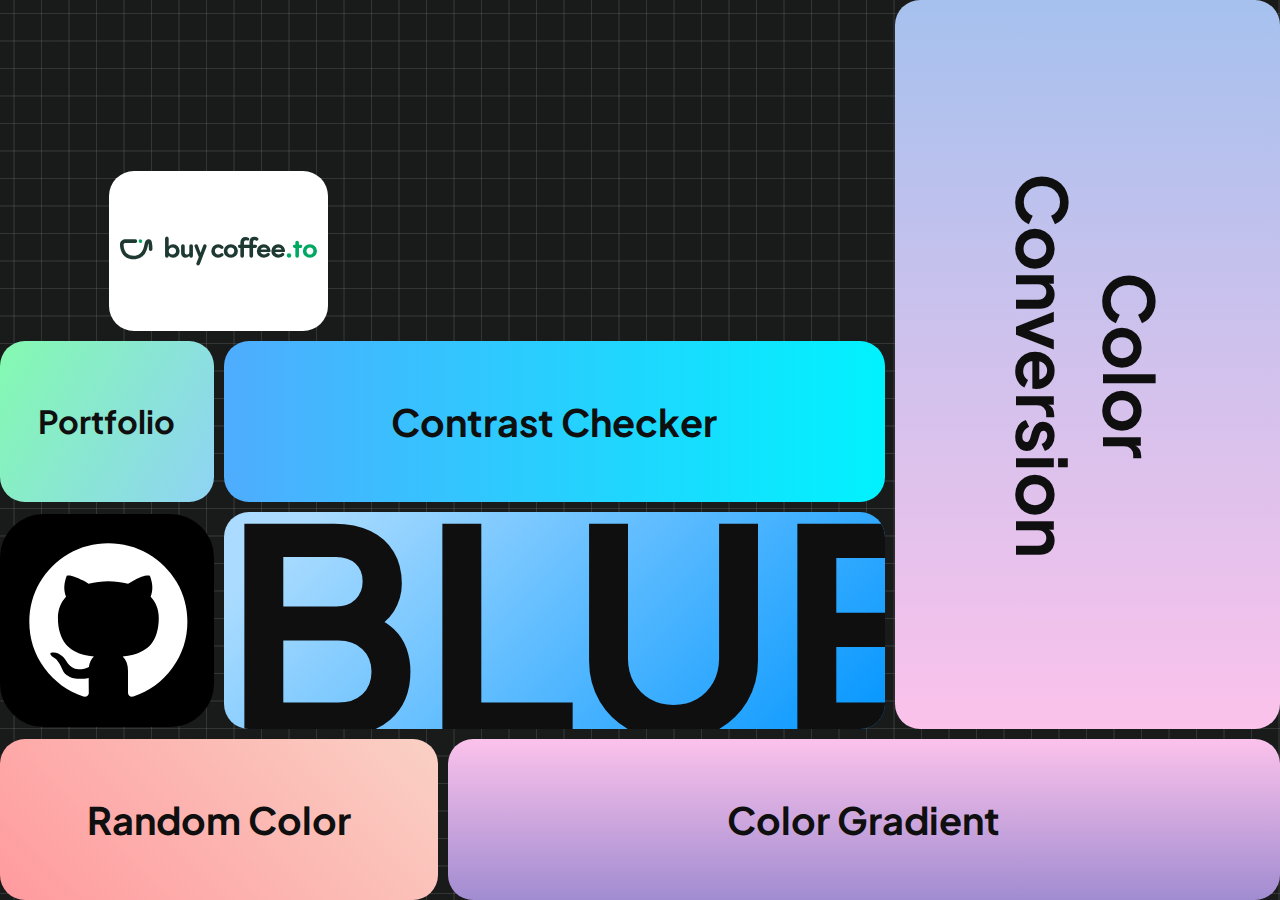
<file: index.html>
<!DOCTYPE html>
<html lang="en">

<head>
    <meta charset="UTF-8">
    <meta name="viewport" content="width=device-width, initial-scale=1.0">
    <title>Colors</title>
    <meta name="description" content="This is... Colors! What can I say more? Try this">
    <link rel="icon" type="image/x-icon" href="./img/Icon.png">
    <link rel="stylesheet" href="./styles/css/style.css">
</head>

<body>
    <button class="name">
        <span>BLUEWHITE0DEV</span>
    </button>
    <a accesskey="1" class="random" href="./random.html"><button><span>Random Color</span></button></a>
    <a accesskey="2" class="gradient" href="./gradient.html"><button><span>Color Gradient</span></button></a>
    <a accesskey="3" class="conversion" href="./todo.html"><button><span>Color Conversion</span></button></a>
    <a accesskey="4" class="portfolio" href="./todo.html"><button><span>Portfolio</span></button></a>
    <a accesskey="5" class="contrast" href="./contrast.html"><button><span>Contrast Checker</span></button></a>
    <a accesskey="6" aria-label="Github link" target="_blank" class="github"
        href="https://github.com/BlueWhite0dev"><img src="./img/github-icon.svg" alt=""></a>
    <a accesskey="7" aria-label="BuyCoffee link" target="_blank" class="buycoffee"
        href="https://buycoffee.to/bluewhite"><img src="./img/buycoffee.svg" alt=""></a>
</body>

</html>
</file>
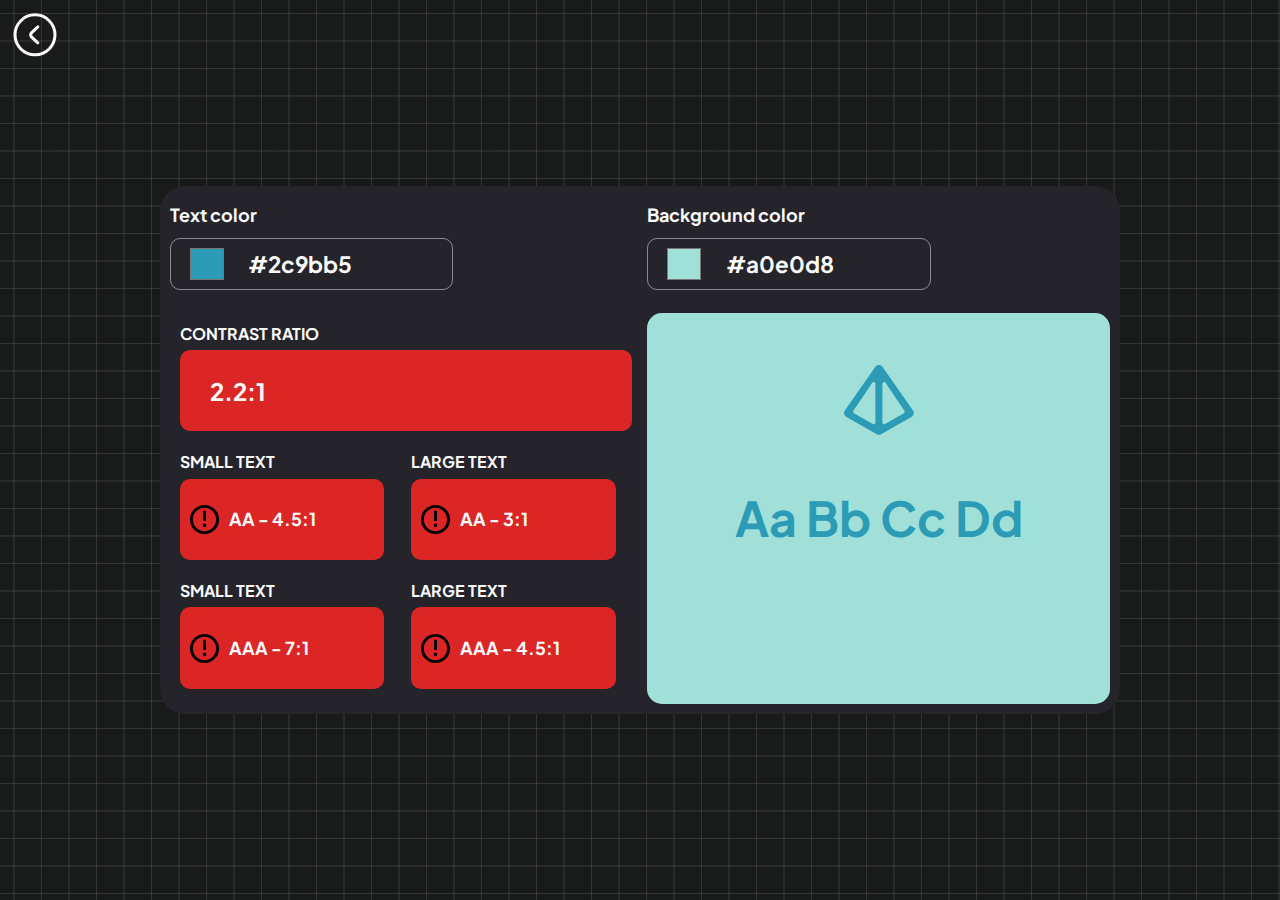
<file: contrast.html>
<!DOCTYPE html>
<html lang="en">

<head>
    <meta charset="UTF-8">
    <meta name="viewport" content="width=device-width, initial-scale=1.0">
    <title>Colors</title>
    <meta name="description" content="This is... Colors! What can I say more? Try this">
    <link rel="icon" type="image/x-icon" href="./img/Icon.png">
    <link rel="stylesheet" href="./styles/css/contrast.css">
</head>

<body>
    <a href="./index.html" class="return">
        <img src="./img/left-arrow.svg" alt="<">
    </a>
    <div class="card">
        <div class="content">
            <div class="colors_card text">
                <span>Text color</span>
                <div class="box">
                    <input type="color" name="text_c" aria-label="color">
                    <input type="text" name="text" aria-label="hex" maxlength="7" placeholder="#000000">
                </div>
            </div>
            <div class="colors_card background">
                <span>Background color</span>
                <div class="box">
                    <input type="color" name="bg_c" aria-label="color">
                    <input type="text" name="bg" aria-label="hex" maxlength="7" placeholder="#FFFFFF">
                </div>
            </div>

            <div class="contrast_card">
                <div class="box">
                    <span>CONTRAST RATIO</span>
                    <div class="bg accesibility">
                        <img src="" alt="">
                        <span></span>
                    </div>
                </div>

                <div class="box">
                    <span>SMALL TEXT</span>
                    <div class="bg accesibility">
                        <img src="" alt="">
                        <span>AA - 4.5:1</span>
                    </div>
                </div>

                <div class="box">
                    <span>LARGE TEXT</span>
                    <div class="bg accesibility">
                        <img src="" alt="">
                        <span>AA - 3:1</span>
                    </div>
                </div>

                <div class="box">
                    <span>SMALL TEXT</span>
                    <div class="bg accesibility">
                        <img src="" alt="">
                        <span>AAA - 7:1</span>
                    </div>
                </div>

                <div class="box">
                    <span>LARGE TEXT</span>
                    <div class="bg accesibility">
                        <img src="" alt="">
                        <span>AAA - 4.5:1</span>
                    </div>
                </div>
            </div>
            <div class="result_card">
                <svg viewBox="0 0 20 20" version="1.1" xmlns="http://www.w3.org/2000/svg"
                    xmlns:xlink="http://www.w3.org/1999/xlink">
                    <g stroke="none" stroke-width="1" fill="none" fill-rule="evenodd">
                        <g transform="translate(-60.000000, -4559.000000)" fill="#000000">
                            <g transform="translate(56.000000, 160.000000)">
                                <path
                                    d="M6.70247571,4412.07175 L12.0994757,4404.08575 C12.3864757,4403.69975 13.0004757,4403.90275 13.0004757,4404.38375 L13.0004757,4415.43475 C13.0004757,4415.82075 12.5804757,4416.06175 12.2474757,4415.86675 L6.85047571,4412.80175 C6.59347571,4412.65075 6.52447571,4412.31075 6.70247571,4412.07175 L6.70247571,4412.07175 Z M21.1494757,4412.80175 L15.7534757,4415.86675 C15.4194757,4416.06175 15.0004757,4415.82075 15.0004757,4415.43475 L15.0004757,4404.38375 C15.0004757,4403.90275 15.6134757,4403.69975 15.9014757,4404.08575 L21.2984757,4412.07175 C21.4754757,4412.31075 21.4064757,4412.65075 21.1494757,4412.80175 L21.1494757,4412.80175 Z M15.0004757,4399.52575 L15.0004757,4399.52575 C14.5184757,4398.82475 13.4824757,4398.82475 13.0004757,4399.52575 L13.0004757,4399.52575 L4.24047571,4412.02975 C3.80847571,4412.60975 3.97647571,4413.43575 4.60047571,4413.80175 L13.0004757,4418.62575 L13.4234757,4418.85375 C13.7834757,4419.04775 14.2164757,4419.04775 14.5764757,4418.85375 L15.0004757,4418.62575 L23.4004757,4413.80175 C24.0234757,4413.43575 24.1914757,4412.60975 23.7604757,4412.02975 L15.0004757,4399.52575 Z">

                                </path>
                            </g>
                        </g>
                    </g>
                </svg>
                <span class="large">Aa Bb Cc Dd</span>
                <span class="small quote"></span>
                <span class="small author"></span>
            </div>
        </div>
    </div>
</body>
<script src="./script/calc_contrast.js"></script>
<script src="./script/notifications.js"></script>

</html>
</file>
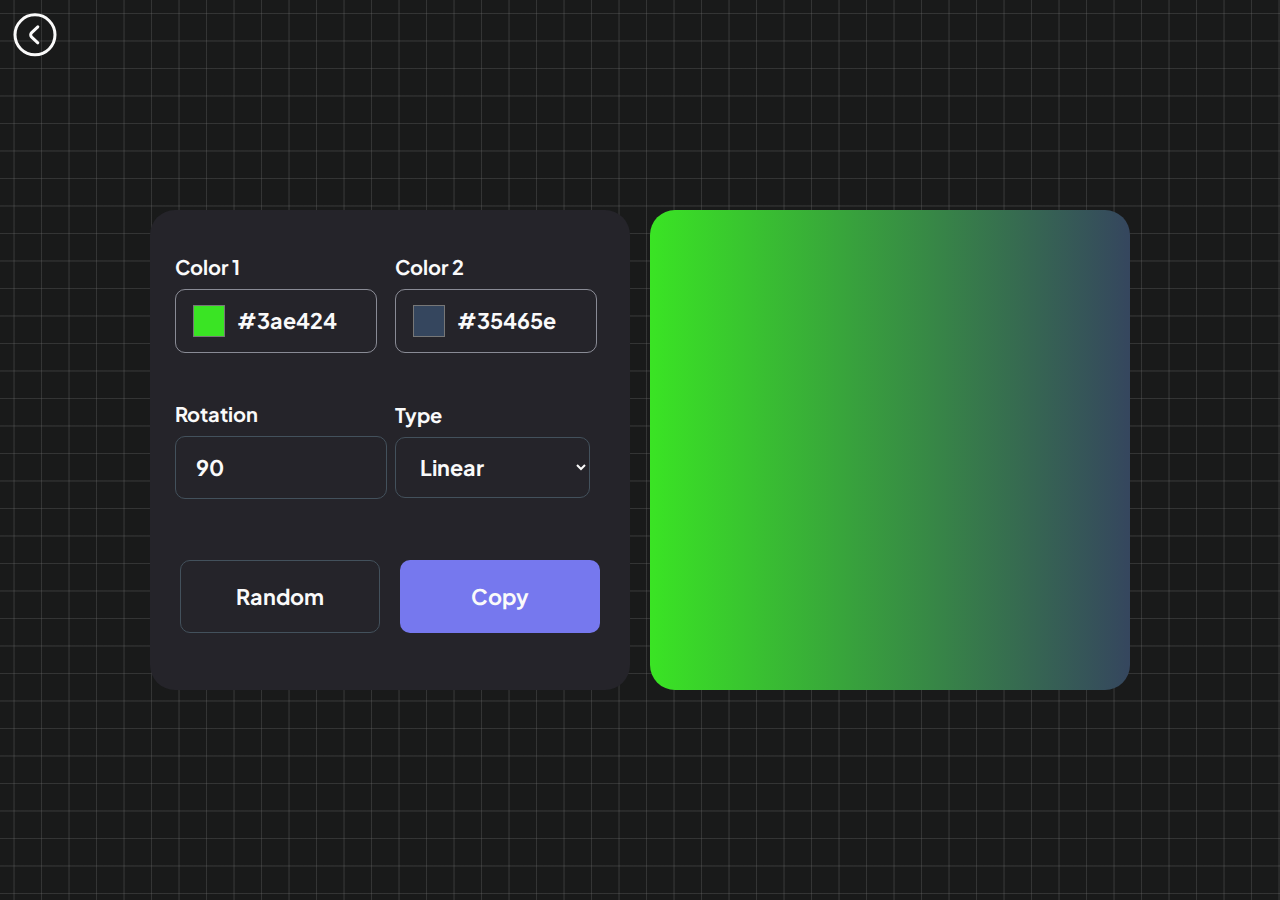
<file: gradient.html>
<!DOCTYPE html>
<html lang="en">

<head>
    <meta charset="UTF-8">
    <meta name="viewport" content="width=device-width, initial-scale=1.0">
    <title>Colors</title>
    <meta name="description" content="This is... Colors! What can I say more? Try this">
    <link rel="icon" type="image/x-icon" href="./img/Icon.png">
    <link rel="stylesheet" href="./styles/css/gradient.css">
</head>

<body>
    <a href="./index.html" class="return">
        <img src="./img/left-arrow.svg" alt="<">
    </a>
    <form>
        <label for="color" class="color">
            <span>Color 1</span>
            <div class="container">
                <input type="color" name="first" aria-label="color">
                <input type="text" name="first" aria-label="hex" maxlength="7" placeholder="#000000">
            </div>
        </label>
        <label for="color" class="color">
            <span>Color 2</span>
            <div class="container">
                <input type="color" name="second" aria-label="color">
                <input type="text" name="second" aria-label="hex" maxlength="7" placeholder="#FFFFFF">
            </div>
        </label>
        <label for="rotation" class="rotation">
            <span>Rotation</span>
            <input type="number" name="" min="0" max="360" value="90">
        </label>
        <label for="type" class="type">
            <span>Type</span>
            <select name="">
                <option value="Linear" selected>Linear</option>
                <option value="Radial">Radial</option>
            </select>
        </label>
        <button accesskey="1" type="button" class="generate">Random</button>
        <button accesskey="2" type="button" class="copy">Copy</button>
    </form>
    <div class="gradient">
    </div>
</body>
<script src="./script/gradient_color.js"></script>
<script src="./script/notifications.js"></script>

</html>
</file>
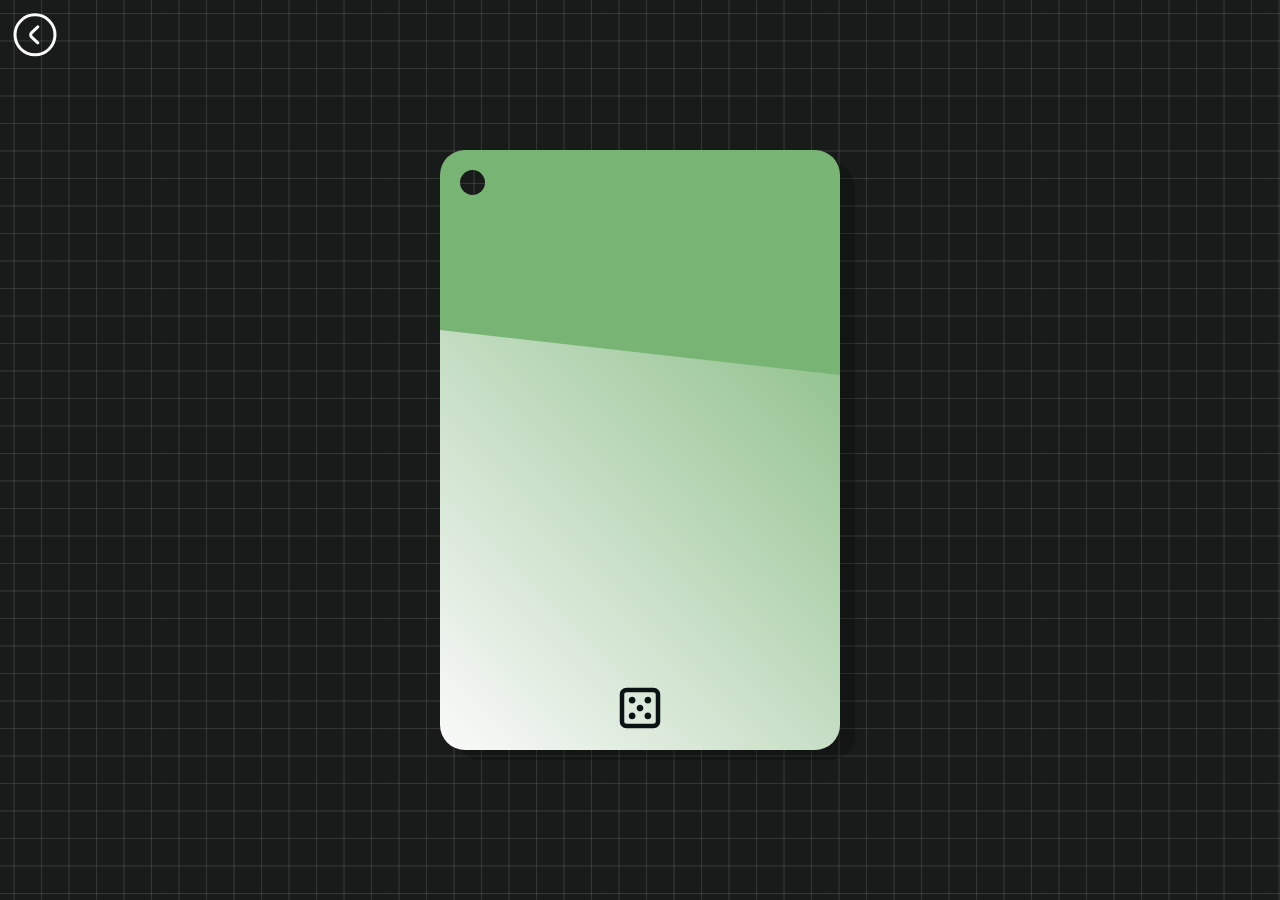
<file: random.html>
<!DOCTYPE html>
<html lang="en">

<head>
    <meta charset="UTF-8">
    <meta name="viewport" content="width=device-width, initial-scale=1.0">
    <title>Colors</title>
    <meta name="description" content="This is... Colors! What can I say more? Try this">
    <link rel="icon" type="image/x-icon" href="./img/Icon.png">
    <link rel="stylesheet" href="./styles/css/random.css">
</head>

<body>
    <a href="./index.html" class="return">
        <img src="./img/left-arrow.svg" alt="<">
    </a>
    <div class="card">
        <div class="header">
            <div class="dot"></div>
        </div>
        <div class="main">
            <button accesskey="1" onclick="copyToClipboard(0)" class="name">
                <span></span>
            </button>

            <button accesskey="2" onclick="copyToClipboard(1)" class="hex">
                <span></span>
            </button>
            <button accesskey="3" onclick="copyToClipboard(2)" class="rgb">
                <span></span>
            </button>
            <button accesskey="4" onclick="copyToClipboard(3)" class="hsl">
                <span></span>
            </button>
            <button accesskey="5" onclick="copyToClipboard(4)" class="hsv">
                <span></span>
            </button>
            <button accesskey="6" onclick="copyToClipboard(5)" class="cmyk">
                <span></span>
            </button>
        </div>
        <div class="footer">
            <button accesskey="7" aria-label="Generate" class="generate">
                <svg width="800px" height="800px" viewBox="0 0 24 24" fill="none" xmlns="http://www.w3.org/2000/svg">
                    <path fill-rule="evenodd" clip-rule="evenodd"
                        d="M5 6C5 5.44772 5.44772 5 6 5H18C18.5523 5 19 5.44772 19 6V18C19 18.5523 18.5523 19 18 19H6C5.44772 19 5 18.5523 5 18V6ZM6 3C4.34315 3 3 4.34315 3 6V18C3 19.6569 4.34315 21 6 21H18C19.6569 21 21 19.6569 21 18V6C21 4.34315 19.6569 3 18 3H6ZM10 8.5C10 9.32843 9.32843 10 8.5 10C7.67157 10 7 9.32843 7 8.5C7 7.67157 7.67157 7 8.5 7C9.32843 7 10 7.67157 10 8.5ZM13.5 12.0001C13.5 12.8285 12.8284 13.5001 12 13.5001C11.1716 13.5001 10.5 12.8285 10.5 12.0001C10.5 11.1716 11.1716 10.5001 12 10.5001C12.8284 10.5001 13.5 11.1716 13.5 12.0001ZM15.5 10C16.3284 10 17 9.32843 17 8.5C17 7.67157 16.3284 7 15.5 7C14.6716 7 14 7.67157 14 8.5C14 9.32843 14.6716 10 15.5 10ZM17 15.5C17 16.3284 16.3284 17 15.5 17C14.6716 17 14 16.3284 14 15.5C14 14.6716 14.6716 14 15.5 14C16.3284 14 17 14.6716 17 15.5ZM8.5 17C9.32843 17 10 16.3284 10 15.5C10 14.6716 9.32843 14 8.5 14C7.67157 14 7 14.6716 7 15.5C7 16.3284 7.67157 17 8.5 17Z"
                        fill="#000000" />
                </svg>
            </button>
        </div>
    </div>

</body>
<script src="./script/generate_color.js"></script>
<script src="./script/notifications.js"></script>

</html>
</file>
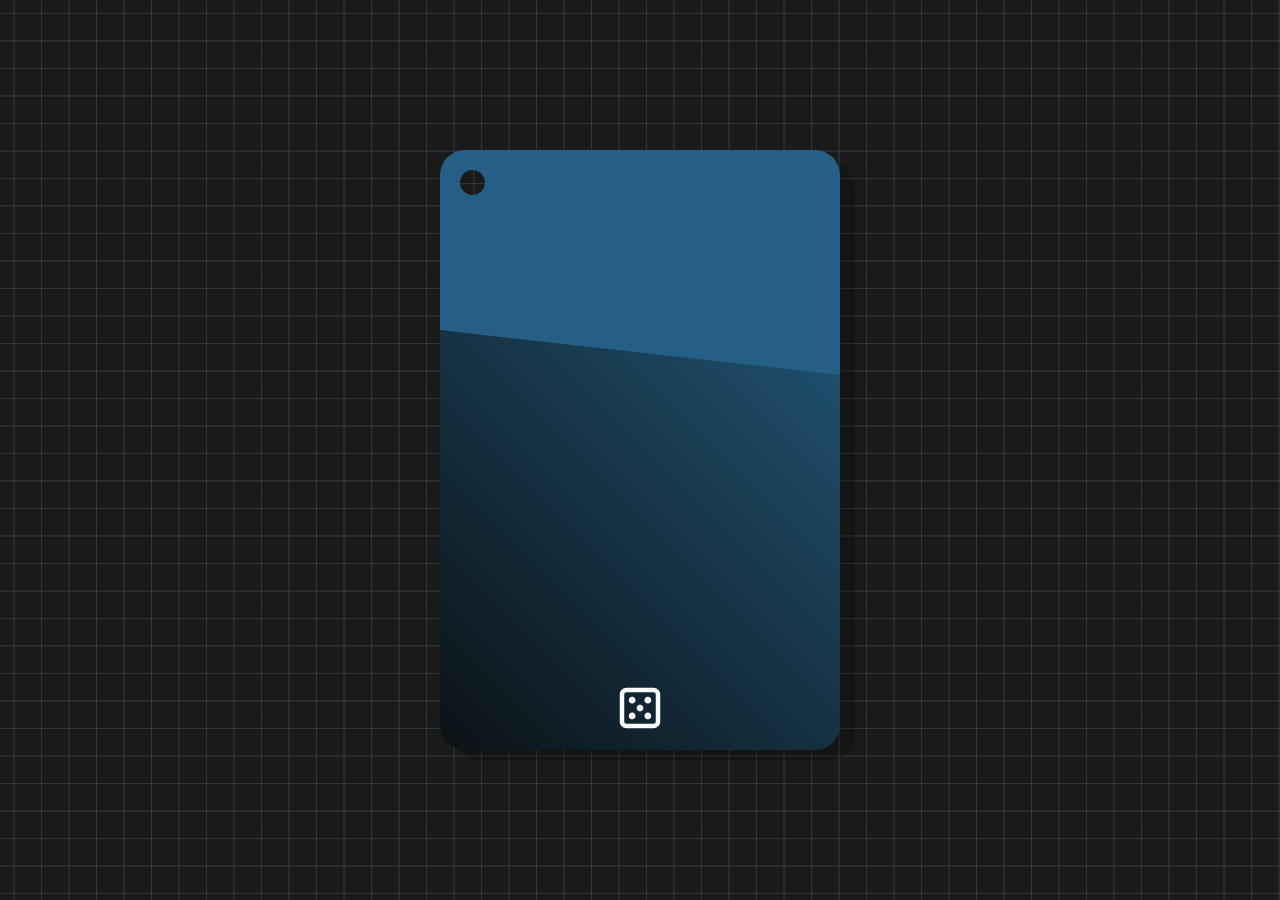
<file: rnd_color.html>
<!DOCTYPE html>
<html lang="en">

<head>
    <meta charset="UTF-8">
    <meta name="viewport" content="width=device-width, initial-scale=1.0">
    <title>Colors</title>
    <meta name="description" content="This is... Colors! What can I say more? Try this">
    <link rel="icon" type="image/x-icon" href="./img/Icon.png">
    <link rel="stylesheet" href="./styles/css/rnd_color.css">
</head>

<body>
    <div class="card">
        <div class="header">
            <div class="dot"></div>
        </div>
        <div class="main">
            <button onclick="copyToClipboard(0)" class="name">
                <span></span>
            </button>

            <button onclick="copyToClipboard(1)" class="hex">
                <span></span>
            </button>
            <button onclick="copyToClipboard(2)" class="rgb">
                <span></span>
            </button>
            <button onclick="copyToClipboard(3)" class="hsl">
                <span></span>
            </button>
            <button onclick="copyToClipboard(4)" class="hsv">
                <span></span>
            </button>
            <button onclick="copyToClipboard(5)" class="cmyk">
                <span></span>
            </button>
        </div>
        <div class="footer">
            <button aria-label="Generate" class="generate">
                <svg width="800px" height="800px" viewBox="0 0 24 24" fill="none" xmlns="http://www.w3.org/2000/svg">
                    <path fill-rule="evenodd" clip-rule="evenodd"
                        d="M5 6C5 5.44772 5.44772 5 6 5H18C18.5523 5 19 5.44772 19 6V18C19 18.5523 18.5523 19 18 19H6C5.44772 19 5 18.5523 5 18V6ZM6 3C4.34315 3 3 4.34315 3 6V18C3 19.6569 4.34315 21 6 21H18C19.6569 21 21 19.6569 21 18V6C21 4.34315 19.6569 3 18 3H6ZM10 8.5C10 9.32843 9.32843 10 8.5 10C7.67157 10 7 9.32843 7 8.5C7 7.67157 7.67157 7 8.5 7C9.32843 7 10 7.67157 10 8.5ZM13.5 12.0001C13.5 12.8285 12.8284 13.5001 12 13.5001C11.1716 13.5001 10.5 12.8285 10.5 12.0001C10.5 11.1716 11.1716 10.5001 12 10.5001C12.8284 10.5001 13.5 11.1716 13.5 12.0001ZM15.5 10C16.3284 10 17 9.32843 17 8.5C17 7.67157 16.3284 7 15.5 7C14.6716 7 14 7.67157 14 8.5C14 9.32843 14.6716 10 15.5 10ZM17 15.5C17 16.3284 16.3284 17 15.5 17C14.6716 17 14 16.3284 14 15.5C14 14.6716 14.6716 14 15.5 14C16.3284 14 17 14.6716 17 15.5ZM8.5 17C9.32843 17 10 16.3284 10 15.5C10 14.6716 9.32843 14 8.5 14C7.67157 14 7 14.6716 7 15.5C7 16.3284 7.67157 17 8.5 17Z"
                        fill="#000000" />
                </svg>
            </button>
        </div>
    </div>

</body>
<script src="./script/generate_color.js"></script>

</html>
</file>
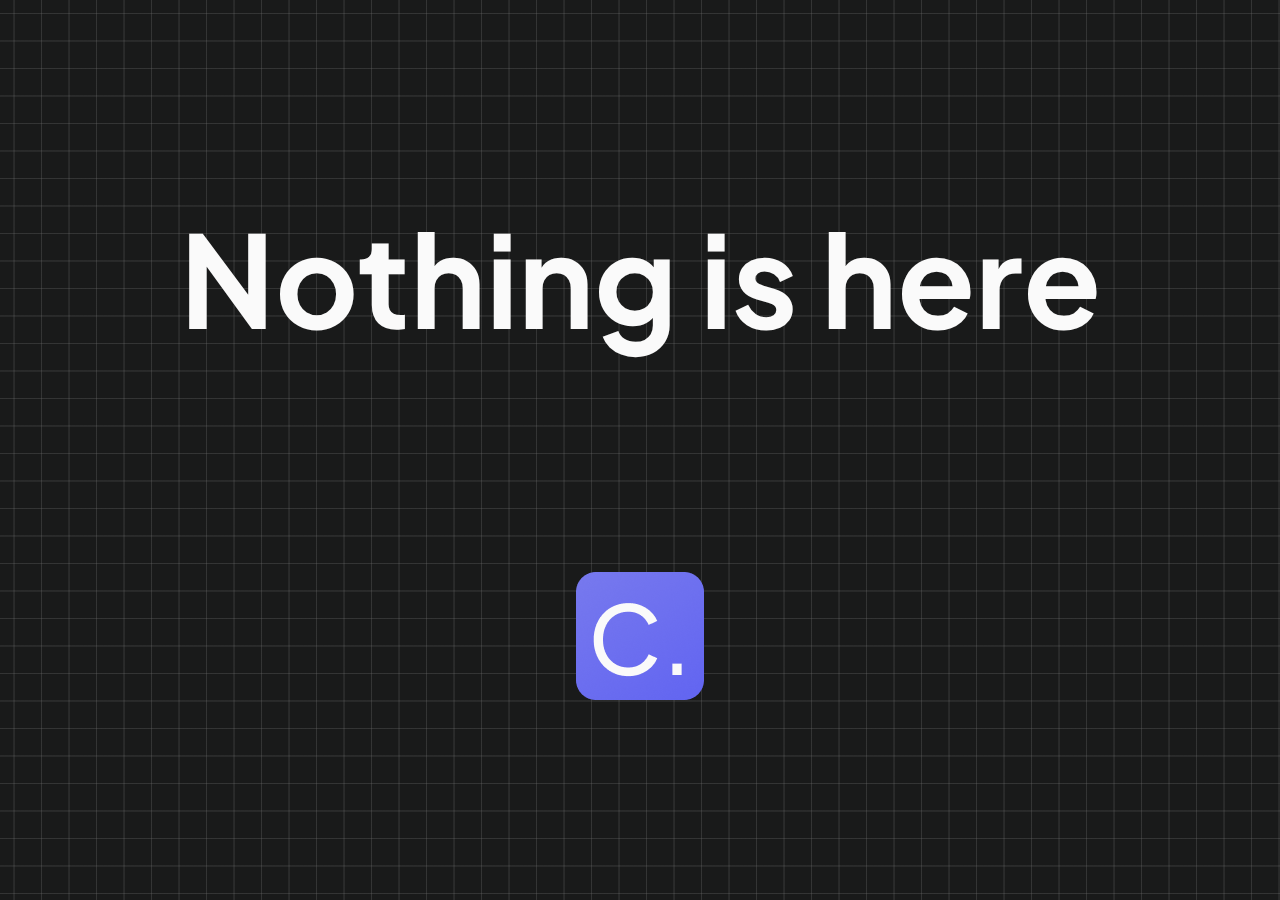
<file: todo.html>
<!DOCTYPE html>
<html lang="en">

<head>
    <meta charset="UTF-8">
    <meta name="viewport" content="width=device-width, initial-scale=1.0">
    <title>Colors</title>
    <meta name="description" content="This is... Colors! What can I say more? Try this">
    <link rel="icon" type="image/x-icon" href="./img/Icon.png">
    <link rel="stylesheet" href="./styles/css/todo.css">
</head>

<body>
    <h1>Nothing is here</h1>
    <a href="./index.html"><img src="./img/Icon.png" alt=""></a>
</body>

</html>
</file>
<file: styles/css/style.css>
* {
  margin: 0;
  padding: 0;
  font-family: Jakarta;
  color: #0f0f0f;
}

body {
  width: 100svw;
  height: 100svh;
}

.notification {
  background-color: #111315;
  width: 20rem;
  height: 3.75rem;
  position: absolute;
  right: 1.25rem;
  bottom: 1.25rem;
  padding: 0.625em;
  box-shadow: 0.5rem 0.5rem 1.5rem 0 rgb(17, 19, 21);
  animation: notification_move 0.7s linear forwards, notification_opacity 1.9s cubic-bezier(0.88, 0.46, 1, 1) forwards;
}
.notification hr {
  position: absolute;
  bottom: 1.25rem;
  left: 1.25rem;
  animation: loading 1.65s cubic-bezier(0.88, 0.46, 1, 1) forwards;
  border: #f0f8ff 0.063rem solid;
}
.notification span {
  font-size: 1.4em !important;
  color: #f0f8ff !important;
}

@keyframes marquee {
  from {
    transform: translateX(100%);
  }
  to {
    transform: translateX(-100%);
  }
}
@keyframes move {
  0% {
    transform: translateY(0);
  }
  50% {
    transform: translateY(200%);
  }
  100% {
    transform: translateY(0);
  }
}
@keyframes notification_move {
  0% {
    transform: translateY(200%);
  }
  100% {
    transform: translateY(0);
  }
}
@keyframes notification_opacity {
  0% {
    opacity: 1;
  }
  100% {
    opacity: 0;
  }
}
@keyframes loading {
  0% {
    width: 0;
  }
  100% {
    width: calc(100% - 20px);
  }
}
@font-face {
  font-family: "Jakarta";
  src: url("../../fonts/PlusJakartaSans-Bold.ttf");
}
.return {
  position: absolute;
  top: 10px;
  left: 10px;
  transform: scale(1);
  transition: transform 200ms ease-in-out;
}
.return:hover {
  transform: scale(1.1);
}
.return img {
  width: 50px;
  aspect-ratio: 1/1;
}

body {
  background-color: #191a1a;
  background-image: linear-gradient(0deg, transparent 24%, rgba(114, 114, 114, 0.3019607843) 25%, rgba(114, 114, 114, 0.3019607843) 26%, transparent 27%, transparent 74%, rgba(114, 114, 114, 0.3019607843) 75%, rgba(114, 114, 114, 0.3019607843) 76%, transparent 77%, transparent), linear-gradient(90deg, transparent 24%, rgba(114, 114, 114, 0.3019607843) 25%, rgba(114, 114, 114, 0.3019607843) 26%, transparent 27%, transparent 74%, rgba(114, 114, 114, 0.3019607843) 75%, rgba(114, 114, 114, 0.3019607843) 76%, transparent 77%, transparent);
  background-size: 55px 55px;
  display: grid;
  align-items: center;
  justify-items: center;
  gap: 0.625em;
  grid-template-rows: repeat(5, 1fr);
  grid-template-columns: repeat(5, 1fr);
}
body button {
  width: 100%;
  height: 100%;
  border-radius: 1.563rem;
  border: none;
  overflow: hidden;
}
body button:hover:not(.name) {
  cursor: pointer;
}
body a {
  width: 100%;
  height: 100%;
  border-radius: 1.563rem;
}
body a img {
  width: 100%;
  height: 100%;
}

span {
  font-size: clamp(1.25rem, 0.8407rem + 1.9036vw, 3.125rem);
}

.name {
  grid-row: 4;
  grid-column: 2/5;
  background-image: linear-gradient(135deg, #abdcff 10%, #0396ff 100%);
  display: flex;
  align-items: center;
  justify-items: center;
}
.name button {
  background-image: rgba(255, 255, 255, 0);
}
.name span {
  animation: marquee 20s linear infinite;
  font-size: clamp(7.5rem, 3.6802rem + 17.7665vw, 25rem);
  white-space: nowrap;
}

.random {
  grid-row: 5;
  grid-column: 1/3;
}
.random button {
  background-image: linear-gradient(45deg, #ff9a9e 0%, #fad0c4 99%, #fad0c4 100%);
}

.gradient {
  grid-row: 5;
  grid-column: 3/6;
}
.gradient button {
  background-image: linear-gradient(to top, #a18cd1 0%, #fbc2eb 100%);
}

.conversion {
  grid-row: 1/5;
  grid-column: 5;
}
.conversion button {
  background-image: linear-gradient(to top, #fbc2eb 0%, #a6c1ee 100%);
}
.conversion span {
  display: inline-block;
  font-size: clamp(1.5625rem, 0.5393rem + 4.7589vw, 6.25rem);
  transform: rotate(90deg);
}

.portfolio {
  grid-row: 3;
  grid-column: 1/2;
}
.portfolio button {
  background-image: linear-gradient(120deg, #84fab0 0%, #8fd3f4 100%);
}
.portfolio span {
  font-size: clamp(1.25rem, 0.9772rem + 1.269vw, 2.5rem);
}

.contrast {
  grid-row: 3;
  grid-column: 2/5;
}
.contrast button {
  background-image: linear-gradient(to right, #4facfe 0%, #00f2fe 100%);
}

.github {
  grid-row: 4;
  grid-column: 1;
}
.github button {
  background-image: rgba(255, 255, 255, 0);
}

.buycoffee {
  grid-row: 2;
  grid-column: 1/3;
  background-color: #fff;
  width: 50%;
  display: flex;
  align-content: center;
  justify-content: center;
}
.buycoffee button {
  background-image: rgba(255, 255, 255, 0);
}
.buycoffee img {
  width: 90%;
}

@media (width <= 21.5rem) {
  body {
    grid-template-columns: repeat(2, 1fr);
    grid-template-rows: repeat(5, 1fr);
    gap: 0.313em;
  }
  .random {
    grid-row: 5;
    grid-column: 1/2;
  }
  .random button {
    background-image: linear-gradient(45deg, #ff9a9e 0%, #fad0c4 99%, #fad0c4 100%);
  }
  .gradient {
    grid-row: 5;
    grid-column: 2/3;
  }
  .gradient button {
    background-image: linear-gradient(to top, #a18cd1 0%, #fbc2eb 100%);
  }
  .conversion {
    grid-row: 1/3;
    grid-column: 2/3;
  }
  .conversion button {
    background-image: linear-gradient(to top, #fbc2eb 0%, #a6c1ee 100%);
  }
  .portfolio {
    grid-row: 3;
    grid-column: 1/2;
  }
  .portfolio button {
    background-image: linear-gradient(120deg, #84fab0 0%, #8fd3f4 100%);
  }
  .contrast {
    grid-row: 3;
    grid-column: 2/3;
  }
  .contrast button {
    background-image: linear-gradient(to right, #4facfe 0%, #00f2fe 100%);
  }
  .github {
    grid-row: 4;
    grid-column: 1/2;
  }
  .github button {
    background-image: rgba(255, 255, 255, 0);
  }
  .buycoffee {
    grid-row: 2;
    grid-column: 1/2;
    width: 100%;
  }
  .buycoffee button {
    background-image: rgba(255, 255, 255, 0);
  }
  .name {
    grid-row: 4;
    grid-column: 2/3;
  }
  .name button {
    background-image: rgba(255, 255, 255, 0);
  }
}
@media (21.5rem < width <= 48rem) {
  body {
    grid-template-columns: repeat(5, 1fr);
    grid-template-rows: repeat(4, 1fr);
    gap: 0.313em;
  }
  .random {
    grid-row: 4;
    grid-column: 1/3;
  }
  .random button {
    background-image: linear-gradient(45deg, #ff9a9e 0%, #fad0c4 99%, #fad0c4 100%);
  }
  .gradient {
    grid-row: 4;
    grid-column: 3/6;
  }
  .gradient button {
    background-image: linear-gradient(to top, #a18cd1 0%, #fbc2eb 100%);
  }
  .github {
    grid-row: 3;
    grid-column: 1/2;
  }
  .github button {
    background-image: rgba(255, 255, 255, 0);
  }
  .name {
    grid-row: 3;
    grid-column: 2/5;
  }
  .name button {
    background-image: rgba(255, 255, 255, 0);
  }
  .buycoffee {
    grid-row: 3;
    grid-column: 5/6;
    width: 100%;
  }
  .buycoffee button {
    background-image: rgba(255, 255, 255, 0);
  }
  .portfolio {
    grid-row: 2;
    grid-column: 1/3;
  }
  .portfolio button {
    background-image: linear-gradient(120deg, #84fab0 0%, #8fd3f4 100%);
  }
  .contrast {
    grid-row: 2;
    grid-column: 3/6;
  }
  .contrast button {
    background-image: linear-gradient(to right, #4facfe 0%, #00f2fe 100%);
  }
  .conversion {
    grid-row: 1;
    grid-column: 2/5;
  }
  .conversion button {
    background-image: linear-gradient(to top, #fbc2eb 0%, #a6c1ee 100%);
  }
  .conversion span {
    transform: rotate(0);
  }
}/*# sourceMappingURL=style.css.map */
</file>
<file: styles/css/contrast.css>
* {
  margin: 0;
  padding: 0;
  font-family: Jakarta;
  color: #0f0f0f;
}

body {
  width: 100svw;
  height: 100svh;
}

.notification {
  background-color: #111315;
  width: 20rem;
  height: 3.75rem;
  position: absolute;
  right: 1.25rem;
  bottom: 1.25rem;
  padding: 0.625em;
  box-shadow: 0.5rem 0.5rem 1.5rem 0 rgb(17, 19, 21);
  animation: notification_move 0.7s linear forwards, notification_opacity 1.9s cubic-bezier(0.88, 0.46, 1, 1) forwards;
}
.notification hr {
  position: absolute;
  bottom: 1.25rem;
  left: 1.25rem;
  animation: loading 1.65s cubic-bezier(0.88, 0.46, 1, 1) forwards;
  border: #f0f8ff 0.063rem solid;
}
.notification span {
  font-size: 1.4em !important;
  color: #f0f8ff !important;
}

@keyframes marquee {
  from {
    transform: translateX(100%);
  }
  to {
    transform: translateX(-100%);
  }
}
@keyframes move {
  0% {
    transform: translateY(0);
  }
  50% {
    transform: translateY(200%);
  }
  100% {
    transform: translateY(0);
  }
}
@keyframes notification_move {
  0% {
    transform: translateY(200%);
  }
  100% {
    transform: translateY(0);
  }
}
@keyframes notification_opacity {
  0% {
    opacity: 1;
  }
  100% {
    opacity: 0;
  }
}
@keyframes loading {
  0% {
    width: 0;
  }
  100% {
    width: calc(100% - 20px);
  }
}
@font-face {
  font-family: "Jakarta";
  src: url("../../fonts/PlusJakartaSans-Bold.ttf");
}
.return {
  position: absolute;
  top: 10px;
  left: 10px;
  transform: scale(1);
  transition: transform 200ms ease-in-out;
}
.return:hover {
  transform: scale(1.1);
}
.return img {
  width: 50px;
  aspect-ratio: 1/1;
}

* {
  color: #fafafa;
}

body {
  background-color: #191a1a;
  background-image: linear-gradient(0deg, transparent 24%, rgba(114, 114, 114, 0.3019607843) 25%, rgba(114, 114, 114, 0.3019607843) 26%, transparent 27%, transparent 74%, rgba(114, 114, 114, 0.3019607843) 75%, rgba(114, 114, 114, 0.3019607843) 76%, transparent 77%, transparent), linear-gradient(90deg, transparent 24%, rgba(114, 114, 114, 0.3019607843) 25%, rgba(114, 114, 114, 0.3019607843) 26%, transparent 27%, transparent 74%, rgba(114, 114, 114, 0.3019607843) 75%, rgba(114, 114, 114, 0.3019607843) 76%, transparent 77%, transparent);
  background-size: 55px 55px;
  display: flex;
  align-items: center;
  justify-content: center;
  overflow: hidden;
}

.card {
  width: 60rem;
  height: 33rem;
  background-color: #25242a;
  border-radius: 1.563rem;
  display: flex;
  align-items: center;
  justify-content: center;
}

.content {
  width: calc(100% - 1.25rem);
  height: calc(100% - 1.25rem);
  min-height: -moz-max-content;
  min-height: max-content;
  display: grid;
  align-items: center;
  justify-items: center;
  gap: 0.938em;
  grid-template-rows: 20% calc(80% - 0.938rem);
  grid-template-columns: repeat(2, calc(50% - 0.469rem));
}

.colors_card {
  width: 100%;
  height: 100%;
  display: flex;
  flex-direction: column;
  justify-content: center;
  gap: 0.625em;
  font-size: 1.125em;
}
.colors_card .box {
  width: calc(60% - 1.875rem);
  height: 50%;
  display: flex;
  align-items: center;
  gap: 1.25em;
  border-radius: 0.625rem;
  padding-inline: 0.938em;
  border: rgba(238, 242, 255, 0.5019607843) solid 0.063rem;
  transition: border-color 150ms ease-in-out;
}
.colors_card .box:hover {
  border-color: #6366f1;
}
.colors_card .box input[type=color] {
  border: none;
  background-color: rgba(255, 255, 255, 0);
  width: 3.125rem;
  height: 2.5rem;
}
.colors_card .box input[type=text] {
  height: 100%;
  width: 100%;
  background-color: rgba(255, 255, 255, 0);
  border: none;
  outline: none;
  font-size: clamp(1.25rem, 1.1954rem + 0.2538vw, 1.5rem);
}

.contrast_card {
  grid-row: 2;
  grid-column: 1;
  width: calc(100% - 1.25rem);
  height: calc(100% - 1.25rem);
  padding: 0.625em;
  border-radius: 0.938rem;
  display: grid;
  align-items: center;
  justify-items: center;
  grid-template-rows: repeat(3, calc(33.3333333333% - 0.9375rem));
  grid-template-columns: repeat(2, calc(50% - 0.625rem));
  gap: 1.25em;
}
.contrast_card button {
  background-image: rgba(255, 255, 255, 0);
}
.contrast_card img {
  height: 2.188rem;
  aspect-ratio: 1/1;
}
.contrast_card .box:first-child {
  grid-row: 1;
  grid-column: 1/3;
}
.contrast_card .box:first-child button {
  background-image: rgba(255, 255, 255, 0);
}
.contrast_card .box:first-child .bg {
  width: calc(100% - 1.25rem);
  padding-left: 1.25em;
  font-size: 1.5em;
}
.contrast_card .box {
  width: 100%;
  height: 100%;
  display: flex;
  flex-direction: column;
  justify-content: space-between;
}
.contrast_card .box .bg {
  width: calc(100% - clamp(0.125rem, 0.0159rem + 0.5076vw, 0.625rem) - clamp(0.125rem, 0.0159rem + 0.5076vw, 0.625rem));
  height: 75%;
  gap: clamp(0.125rem, 0.0159rem + 0.5076vw, 0.625rem);
  padding-left: clamp(0.125rem, 0.0159rem + 0.5076vw, 0.625rem);
  border-radius: 0.625rem;
  display: flex;
  justify-content: start;
  align-items: center;
  font-size: clamp(1rem, 0.9591rem + 0.1904vw, 1.1875rem);
}

.result_card {
  grid-row: 2;
  grid-column: 2;
  width: calc(100% - 1.25rem);
  height: 100%;
  padding-inline: 0.625em;
  border-radius: 0.938rem;
  display: flex;
  flex-direction: column;
  align-items: center;
  justify-content: space-evenly;
}
.result_card button {
  background-image: rgba(255, 255, 255, 0);
}
.result_card svg {
  width: clamp(3.4375rem, 3.0964rem + 1.5863vw, 5rem);
}
.result_card .large {
  font-size: 3em;
}
.result_card .small {
  font-size: 1.125em;
  text-align: center;
}
.result_card .author {
  font-size: 1em;
}

@media (width <= 60rem) {
  .return,
  .notification {
    display: none;
  }
  .card {
    width: 100%;
    height: 100%;
  }
  .content {
    gap: 0.313em;
    grid-template-rows: 20% repeat(2, calc(40% - 0.1565rem));
  }
  .colors_card {
    align-items: center;
  }
  .colors_card span {
    white-space: nowrap;
  }
  .colors_card .box {
    width: calc(100% - 0.313rem);
    padding-inline: 0;
    gap: 0.313em;
  }
  .contrast_card {
    grid-row: 2;
    grid-column: 1/3;
  }
  .contrast_card button {
    background-image: rgba(255, 255, 255, 0);
  }
  .result_card {
    grid-row: 3;
    grid-column: 1/3;
  }
  .result_card button {
    background-image: rgba(255, 255, 255, 0);
  }
}/*# sourceMappingURL=contrast.css.map */
</file>
<file: styles/css/gradient.css>
* {
  margin: 0;
  padding: 0;
  font-family: Jakarta;
  color: #0f0f0f;
}

body {
  width: 100svw;
  height: 100svh;
}

.notification {
  background-color: #111315;
  width: 20rem;
  height: 3.75rem;
  position: absolute;
  right: 1.25rem;
  bottom: 1.25rem;
  padding: 0.625em;
  box-shadow: 0.5rem 0.5rem 1.5rem 0 rgb(17, 19, 21);
  animation: notification_move 0.7s linear forwards, notification_opacity 1.9s cubic-bezier(0.88, 0.46, 1, 1) forwards;
}
.notification hr {
  position: absolute;
  bottom: 1.25rem;
  left: 1.25rem;
  animation: loading 1.65s cubic-bezier(0.88, 0.46, 1, 1) forwards;
  border: #f0f8ff 0.063rem solid;
}
.notification span {
  font-size: 1.4em !important;
  color: #f0f8ff !important;
}

@keyframes marquee {
  from {
    transform: translateX(100%);
  }
  to {
    transform: translateX(-100%);
  }
}
@keyframes move {
  0% {
    transform: translateY(0);
  }
  50% {
    transform: translateY(200%);
  }
  100% {
    transform: translateY(0);
  }
}
@keyframes notification_move {
  0% {
    transform: translateY(200%);
  }
  100% {
    transform: translateY(0);
  }
}
@keyframes notification_opacity {
  0% {
    opacity: 1;
  }
  100% {
    opacity: 0;
  }
}
@keyframes loading {
  0% {
    width: 0;
  }
  100% {
    width: calc(100% - 20px);
  }
}
@font-face {
  font-family: "Jakarta";
  src: url("../../fonts/PlusJakartaSans-Bold.ttf");
}
.return {
  position: absolute;
  top: 10px;
  left: 10px;
  transform: scale(1);
  transition: transform 200ms ease-in-out;
}
.return:hover {
  transform: scale(1.1);
}
.return img {
  width: 50px;
  aspect-ratio: 1/1;
}

* {
  color: #fafafa;
}

body {
  background-color: #191a1a;
  background-image: linear-gradient(0deg, transparent 24%, rgba(114, 114, 114, 0.3019607843) 25%, rgba(114, 114, 114, 0.3019607843) 26%, transparent 27%, transparent 74%, rgba(114, 114, 114, 0.3019607843) 75%, rgba(114, 114, 114, 0.3019607843) 76%, transparent 77%, transparent), linear-gradient(90deg, transparent 24%, rgba(114, 114, 114, 0.3019607843) 25%, rgba(114, 114, 114, 0.3019607843) 26%, transparent 27%, transparent 74%, rgba(114, 114, 114, 0.3019607843) 75%, rgba(114, 114, 114, 0.3019607843) 76%, transparent 77%, transparent);
  background-size: 55px 55px;
  display: flex;
  align-items: center;
  justify-content: center;
  gap: 1.25em;
  overflow: hidden;
}

form {
  background-color: #25242a;
  height: 27.5rem;
  aspect-ratio: 1/1;
  border-radius: 1.563rem;
  display: grid;
  align-items: center;
  justify-items: center;
  grid-template-rows: repeat(3, 33.3333333333%);
  grid-template-columns: repeat(2, 50%);
  padding: 1.25em;
}
form label {
  width: calc(100% - 0.625rem);
  height: calc(100% - 0.625rem);
  display: flex;
  justify-content: center;
  gap: 0.625em;
  flex-direction: column;
}
form label span {
  font-size: 1.25em;
}

.container {
  width: calc(100% - 2.501rem);
  height: 45%;
  display: flex;
  align-items: center;
  gap: 0.625em;
  border-radius: 0.625rem;
  padding-inline: 0.938em;
  border: rgba(238, 242, 255, 0.5019607843) solid 0.063rem;
  transition: border 150ms ease-in-out;
}
.container:hover {
  border: #6366f1 solid 0.063rem;
}
.container input[type=color] {
  border: none;
  background-color: rgba(255, 255, 255, 0);
  width: 3.125rem;
  height: 2.5rem;
}
.container input[type=text] {
  height: 100%;
  width: 100%;
  background-color: rgba(255, 255, 255, 0);
  border: none;
  outline: none;
  font-size: clamp(1.125rem, 1.0431rem + 0.3807vw, 1.5rem);
}

input[type=number] {
  width: calc(100% - 0.938em);
  height: 45%;
  padding-left: 0.938em;
  background-color: rgba(255, 255, 255, 0);
  border-radius: 0.625rem;
  border: #43515c solid 0.063rem;
  transition: border 300ms ease-in-out;
  font-size: clamp(1.125rem, 1.0431rem + 0.3807vw, 1.5rem);
}
input[type=number]:hover {
  border: #6366f1 solid 0.063rem;
}

select {
  width: calc(100% - 0.938rem);
  height: 45%;
  padding-left: 0.938em;
  background-color: rgba(255, 255, 255, 0);
  border-radius: 0.625rem;
  border: #43515c solid 0.063rem;
  transition: border 300ms ease-in-out;
  font-size: clamp(1.125rem, 1.0431rem + 0.3807vw, 1.5rem);
}
select:hover {
  border: #6366f1 solid 0.063rem;
}
select option {
  background-color: #25242a;
}

button {
  width: calc(100% - 1.25rem);
  height: 50%;
  border-radius: 0.625rem;
  border: none;
  font-size: clamp(1.125rem, 1.0431rem + 0.3807vw, 1.5rem);
}
button {
  cursor: pointer;
}

.generate {
  border: #43515c solid 0.031rem;
  background-color: #25242a;
  transition: border 300ms ease-in-out;
}
.generate:hover {
  border: #fafafa solid 0.031rem;
}

.copy {
  background-color: #7678ee;
  transition: background-color 300ms ease-in-out;
}
.copy:hover {
  background-color: #6366f1;
}

.gradient {
  width: 30rem;
  aspect-ratio: 1/1;
  border-radius: 1.563rem;
}

@media (width <= 61.25rem) {
  .return,
  .notification {
    display: none;
  }
  body {
    flex-direction: column;
    gap: 0.625em;
  }
  form {
    width: calc(100% - 2.5rem);
    height: calc(50% - 0.313rem);
  }
  .gradient {
    width: 100%;
    height: calc(50% - 0.313rem);
  }
  .container {
    padding-inline: 0;
    padding-left: 0.313em;
    gap: 0.313em;
    width: calc(100% - 0.625rem);
  }
  label {
    align-items: center;
  }
}/*# sourceMappingURL=gradient.css.map */
</file>
<file: styles/css/random.css>
* {
  margin: 0;
  padding: 0;
  font-family: Jakarta;
  color: #0f0f0f;
}

body {
  width: 100svw;
  height: 100svh;
}

.notification {
  background-color: #111315;
  width: 20rem;
  height: 3.75rem;
  position: absolute;
  right: 1.25rem;
  bottom: 1.25rem;
  padding: 0.625em;
  box-shadow: 0.5rem 0.5rem 1.5rem 0 rgb(17, 19, 21);
  animation: notification_move 0.7s linear forwards, notification_opacity 1.9s cubic-bezier(0.88, 0.46, 1, 1) forwards;
}
.notification hr {
  position: absolute;
  bottom: 1.25rem;
  left: 1.25rem;
  animation: loading 1.65s cubic-bezier(0.88, 0.46, 1, 1) forwards;
  border: #f0f8ff 0.063rem solid;
}
.notification span {
  font-size: 1.4em !important;
  color: #f0f8ff !important;
}

@keyframes marquee {
  from {
    transform: translateX(100%);
  }
  to {
    transform: translateX(-100%);
  }
}
@keyframes move {
  0% {
    transform: translateY(0);
  }
  50% {
    transform: translateY(200%);
  }
  100% {
    transform: translateY(0);
  }
}
@keyframes notification_move {
  0% {
    transform: translateY(200%);
  }
  100% {
    transform: translateY(0);
  }
}
@keyframes notification_opacity {
  0% {
    opacity: 1;
  }
  100% {
    opacity: 0;
  }
}
@keyframes loading {
  0% {
    width: 0;
  }
  100% {
    width: calc(100% - 20px);
  }
}
@font-face {
  font-family: "Jakarta";
  src: url("../../fonts/PlusJakartaSans-Bold.ttf");
}
.return {
  position: absolute;
  top: 10px;
  left: 10px;
  transform: scale(1);
  transition: transform 200ms ease-in-out;
}
.return:hover {
  transform: scale(1.1);
}
.return img {
  width: 50px;
  aspect-ratio: 1/1;
}

body {
  background-color: #191a1a;
  background-image: linear-gradient(0deg, transparent 24%, rgba(114, 114, 114, 0.3019607843) 25%, rgba(114, 114, 114, 0.3019607843) 26%, transparent 27%, transparent 74%, rgba(114, 114, 114, 0.3019607843) 75%, rgba(114, 114, 114, 0.3019607843) 76%, transparent 77%, transparent), linear-gradient(90deg, transparent 24%, rgba(114, 114, 114, 0.3019607843) 25%, rgba(114, 114, 114, 0.3019607843) 26%, transparent 27%, transparent 74%, rgba(114, 114, 114, 0.3019607843) 75%, rgba(114, 114, 114, 0.3019607843) 76%, transparent 77%, transparent);
  background-size: 55px 55px;
  display: flex;
  align-items: center;
  justify-content: center;
  overflow: hidden;
}

.card {
  position: absolute;
  box-shadow: 0.938rem 0.625rem rgba(0, 0, 0, 0.2117647059);
  width: 25rem;
  height: 37.5rem;
  border-radius: 1.875rem 1.875rem 1.563rem 1.563rem;
  display: flex;
  flex-direction: column;
  background: linear-gradient(225deg, #edecea, #dadada);
  background: linear-gradient(45deg, #000000, #222222, #333333);
}

.header {
  width: 100%;
  border-radius: 1.563rem 1.563rem 0 0;
  padding-bottom: 50%;
  -webkit-clip-path: polygon(0% 0%, 100% 0%, 100% 100%, 0% 80%);
          clip-path: polygon(0% 0%, 100% 0%, 100% 100%, 0% 80%);
}
.header .dot {
  background-color: #191a1a;
  background-image: linear-gradient(0deg, transparent 24%, rgba(114, 114, 114, 0.3019607843) 25%, rgba(114, 114, 114, 0.3019607843) 26%, transparent 27%, transparent 74%, rgba(114, 114, 114, 0.3019607843) 75%, rgba(114, 114, 114, 0.3019607843) 76%, transparent 77%, transparent), linear-gradient(90deg, transparent 24%, rgba(114, 114, 114, 0.3019607843) 25%, rgba(114, 114, 114, 0.3019607843) 26%, transparent 27%, transparent 74%, rgba(114, 114, 114, 0.3019607843) 75%, rgba(114, 114, 114, 0.3019607843) 76%, transparent 77%, transparent);
  background-size: 55px 55px;
  position: relative;
  width: 1.563rem;
  height: 1.563rem;
  border-radius: 50%;
  left: 1.25rem;
  top: 1.25rem;
}

.main {
  width: 100%;
  height: 50%;
  display: flex;
  flex-direction: column;
  align-items: start;
  justify-content: space-around;
}
.main button:not(.name) span {
  font-size: 1em;
}
.main .name {
  display: flex;
}
.main .name span {
  font-size: 2.5em;
  text-align: start;
}
.main button {
  margin-left: 0.625em;
  background-color: rgba(0, 0, 0, 0);
  border: none;
  position: relative;
  left: 0rem;
  transition: left 200ms ease-in-out;
}
.main button:hover {
  left: 0.625rem;
  cursor: pointer;
}

.footer {
  width: 100%;
  height: 10%;
  display: flex;
  align-items: end;
  justify-content: center;
}
.footer button {
  height: 90%;
  aspect-ratio: 1/1;
  background-color: rgba(0, 0, 0, 0);
  border: none;
}
.footer button svg {
  width: 100%;
  height: 100%;
  transition: transform 100ms ease-in-out;
}
.footer button svg:hover {
  cursor: pointer;
  transform: rotate(15deg);
}

.animation {
  animation: move 2s linear forwards;
}

@media (width <= 25rem) {
  .card {
    width: 100%;
  }
  .return,
  .notification {
    display: none;
  }
}/*# sourceMappingURL=random.css.map */
</file>
<file: styles/css/rnd_color.css>
* {
  margin: 0;
  padding: 0;
}

@keyframes marquee {
  from {
    transform: translateX(100%);
  }
  to {
    transform: translateX(-100%);
  }
}
@font-face {
  font-family: "Jakarta";
  src: url("../../fonts/PlusJakartaSans-Bold.ttf");
}
body {
  background-color: #191a1a;
  background-image: linear-gradient(0deg, transparent 24%, rgba(114, 114, 114, 0.3019607843) 25%, rgba(114, 114, 114, 0.3019607843) 26%, transparent 27%, transparent 74%, rgba(114, 114, 114, 0.3019607843) 75%, rgba(114, 114, 114, 0.3019607843) 76%, transparent 77%, transparent), linear-gradient(90deg, transparent 24%, rgba(114, 114, 114, 0.3019607843) 25%, rgba(114, 114, 114, 0.3019607843) 26%, transparent 27%, transparent 74%, rgba(114, 114, 114, 0.3019607843) 75%, rgba(114, 114, 114, 0.3019607843) 76%, transparent 77%, transparent);
  background-size: 55px 55px;
  width: 100svw;
  height: 100svh;
  display: flex;
  align-items: center;
  justify-content: center;
  overflow: hidden;
}

span {
  font-family: Jakarta;
}

.card {
  position: absolute;
  box-shadow: 15px 10px rgba(0, 0, 0, 0.2117647059);
  width: 400px;
  height: 600px;
  border-radius: 30px 30px 25px 25px;
  display: flex;
  flex-direction: column;
  background: linear-gradient(225deg, #edecea, #dadada);
  background: linear-gradient(45deg, #000000, #222222, #333333);
}

.header {
  width: 100%;
  border-radius: 25px 25px 0 0;
  padding-bottom: 50%;
  -webkit-clip-path: polygon(0% 0%, 100% 0%, 100% 100%, 0% 80%);
          clip-path: polygon(0% 0%, 100% 0%, 100% 100%, 0% 80%);
}
.header .dot {
  background-color: #191a1a;
  background-image: linear-gradient(0deg, transparent 24%, rgba(114, 114, 114, 0.3019607843) 25%, rgba(114, 114, 114, 0.3019607843) 26%, transparent 27%, transparent 74%, rgba(114, 114, 114, 0.3019607843) 75%, rgba(114, 114, 114, 0.3019607843) 76%, transparent 77%, transparent), linear-gradient(90deg, transparent 24%, rgba(114, 114, 114, 0.3019607843) 25%, rgba(114, 114, 114, 0.3019607843) 26%, transparent 27%, transparent 74%, rgba(114, 114, 114, 0.3019607843) 75%, rgba(114, 114, 114, 0.3019607843) 76%, transparent 77%, transparent);
  background-size: 55px 55px;
  position: relative;
  width: 25px;
  height: 25px;
  border-radius: 50%;
  left: 20px;
  top: 20px;
}

.main {
  width: 100%;
  height: 50%;
  display: flex;
  flex-direction: column;
  align-items: start;
  justify-content: space-around;
}
.main button:not(.name) span {
  font-size: 16px;
}
.main .name {
  display: flex;
}
.main .name span {
  font-size: 40px;
  text-align: start;
}
.main button {
  margin-left: 10px;
  background-color: rgba(0, 0, 0, 0);
  border: none;
}
.main button:hover {
  background-color: rgba(0, 0, 0, 0.2274509804);
  cursor: pointer;
}

.footer {
  width: 100%;
  height: 10%;
  display: flex;
  align-items: end;
  justify-content: center;
}
.footer button {
  height: 90%;
  aspect-ratio: 1/1;
  background-color: rgba(0, 0, 0, 0);
  border: none;
}
.footer button svg {
  width: 100%;
  height: 100%;
}
.footer button svg:hover {
  cursor: pointer;
  transform: rotate(15deg);
}

.animation {
  animation: move 2s linear forwards;
}

@keyframes move {
  0% {
    transform: translateY(0);
  }
  50% {
    transform: translateY(200%);
  }
  100% {
    transform: translateY(0);
  }
}/*# sourceMappingURL=rnd_color.css.map */
</file>
<file: styles/css/todo.css>
* {
  margin: 0;
  padding: 0;
  font-family: Jakarta;
  color: #0f0f0f;
}

body {
  width: 100svw;
  height: 100svh;
}

.notification {
  background-color: #111315;
  width: 20rem;
  height: 3.75rem;
  position: absolute;
  right: 1.25rem;
  bottom: 1.25rem;
  padding: 0.625em;
  box-shadow: 0.5rem 0.5rem 1.5rem 0 rgb(17, 19, 21);
  animation: notification_move 0.7s linear forwards, notification_opacity 1.9s cubic-bezier(0.88, 0.46, 1, 1) forwards;
}
.notification hr {
  position: absolute;
  bottom: 1.25rem;
  left: 1.25rem;
  animation: loading 1.65s cubic-bezier(0.88, 0.46, 1, 1) forwards;
  border: #f0f8ff 0.063rem solid;
}
.notification span {
  font-size: 1.4em !important;
  color: #f0f8ff !important;
}

@keyframes marquee {
  from {
    transform: translateX(100%);
  }
  to {
    transform: translateX(-100%);
  }
}
@keyframes move {
  0% {
    transform: translateY(0);
  }
  50% {
    transform: translateY(200%);
  }
  100% {
    transform: translateY(0);
  }
}
@keyframes notification_move {
  0% {
    transform: translateY(200%);
  }
  100% {
    transform: translateY(0);
  }
}
@keyframes notification_opacity {
  0% {
    opacity: 1;
  }
  100% {
    opacity: 0;
  }
}
@keyframes loading {
  0% {
    width: 0;
  }
  100% {
    width: calc(100% - 20px);
  }
}
@font-face {
  font-family: "Jakarta";
  src: url("../../fonts/PlusJakartaSans-Bold.ttf");
}
.return {
  position: absolute;
  top: 10px;
  left: 10px;
  transform: scale(1);
  transition: transform 200ms ease-in-out;
}
.return:hover {
  transform: scale(1.1);
}
.return img {
  width: 50px;
  aspect-ratio: 1/1;
}

* {
  color: #fafafa;
}

body {
  background-color: #191a1a;
  background-image: linear-gradient(0deg, transparent 24%, rgba(114, 114, 114, 0.3019607843) 25%, rgba(114, 114, 114, 0.3019607843) 26%, transparent 27%, transparent 74%, rgba(114, 114, 114, 0.3019607843) 75%, rgba(114, 114, 114, 0.3019607843) 76%, transparent 77%, transparent), linear-gradient(90deg, transparent 24%, rgba(114, 114, 114, 0.3019607843) 25%, rgba(114, 114, 114, 0.3019607843) 26%, transparent 27%, transparent 74%, rgba(114, 114, 114, 0.3019607843) 75%, rgba(114, 114, 114, 0.3019607843) 76%, transparent 77%, transparent);
  background-size: 55px 55px;
  display: flex;
  align-items: center;
  justify-content: center;
  gap: 1.25em;
  overflow: hidden;
  display: flex;
  flex-direction: column;
  align-items: center;
  justify-content: space-evenly;
}

h1 {
  font-size: 10vw;
}/*# sourceMappingURL=todo.css.map */
</file>
